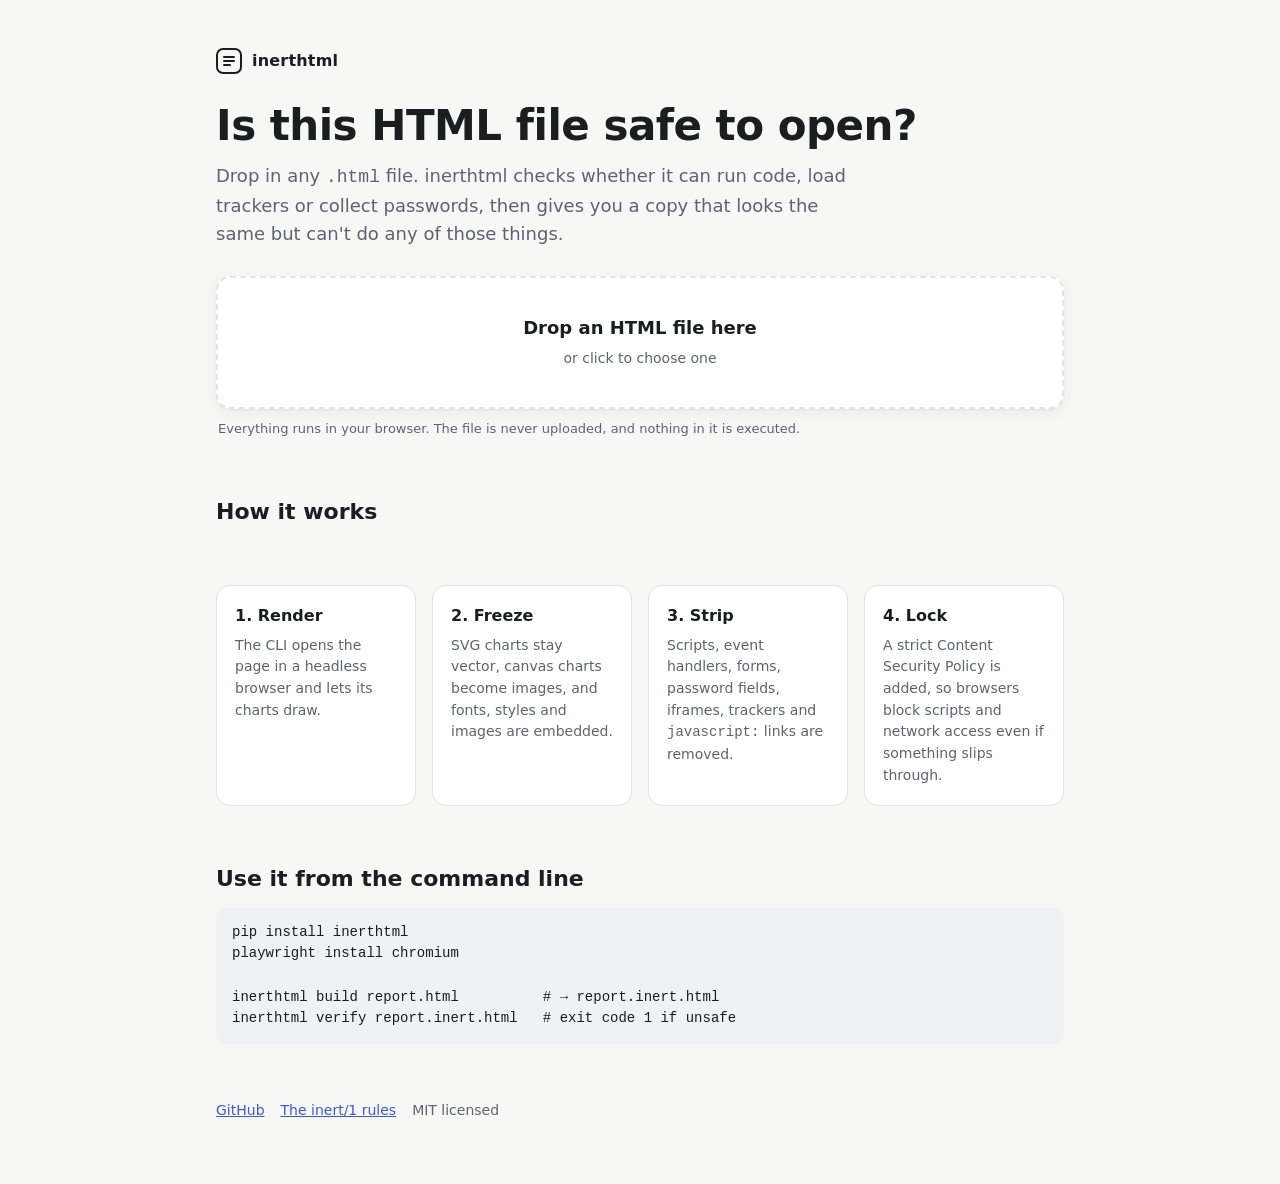
<file: docs/index.html>
<!DOCTYPE html>
<html lang="en">
<head>
<meta charset="utf-8">
<meta name="viewport" content="width=device-width, initial-scale=1">
<title>inerthtml: check any HTML file before you open it</title>
<meta name="description" content="Drop an HTML file to see if it can run code, phone home or phish you. Get a safe, script-free copy. Runs entirely in your browser.">
<meta property="og:title" content="inerthtml: HTML that looks the same but can't do anything">
<meta property="og:description" content="Turn AI-generated HTML into a static, script-free file that is safe to share. Same look, no scripts, verifiable.">
<meta property="og:image" content="https://hobglobin.github.io/inerthtml/social-card.png">
<meta name="twitter:card" content="summary_large_image">
<style>
:root{
  --bg:#f7f7f5; --panel:#ffffff; --ink:#1b1d21; --muted:#5d6370; --line:#e3e4e8;
  --accent:#3a5bd9; --ok:#1f7a4d; --ok-bg:#e7f5ed; --bad:#b4232f; --bad-bg:#fbeaec;
  --code:#f0f1f4; --shadow:0 1px 2px rgba(0,0,0,.05),0 4px 16px rgba(0,0,0,.05);
}
@media (prefers-color-scheme: dark){
  :root{
    --bg:#121316; --panel:#1b1d22; --ink:#e9eaee; --muted:#9aa0ad; --line:#2c2f37;
    --accent:#8ea4ff; --ok:#5fd19a; --ok-bg:#16291f; --bad:#ff7b86; --bad-bg:#33181c;
    --code:#24272e; --shadow:none;
  }
}
*{box-sizing:border-box}
body{margin:0;background:var(--bg);color:var(--ink);font:16px/1.55 ui-sans-serif,system-ui,-apple-system,"Segoe UI",Roboto,sans-serif}
main{max-width:880px;margin:0 auto;padding:48px 16px 64px}
.brand{display:flex;align-items:center;gap:10px;font-weight:700;letter-spacing:.2px}
.brand svg{flex:none}
h1{font-size:clamp(28px,5vw,42px);line-height:1.15;margin:28px 0 12px;letter-spacing:-.5px}
.lede{color:var(--muted);font-size:18px;max-width:640px;margin:0 0 28px}
.drop{border:2px dashed var(--line);border-radius:14px;background:var(--panel);padding:36px 20px;text-align:center;cursor:pointer;transition:border-color .15s,background .15s;box-shadow:var(--shadow)}
.drop:hover,.drop.over{border-color:var(--accent)}
.drop strong{display:block;font-size:18px;margin-bottom:4px}
.drop span{color:var(--muted);font-size:14px}
.drop:focus-visible{outline:3px solid var(--accent);outline-offset:3px}
.privacy{font-size:13px;color:var(--muted);margin:10px 2px 0}
.result{margin-top:28px;background:var(--panel);border:1px solid var(--line);border-radius:14px;padding:22px;box-shadow:var(--shadow)}
.verdict{display:flex;align-items:flex-start;gap:14px}
.badge{flex:none;font-weight:700;font-size:13px;padding:4px 10px;border-radius:999px;letter-spacing:.3px}
.badge.ok{background:var(--ok-bg);color:var(--ok)}
.badge.bad{background:var(--bad-bg);color:var(--bad)}
.verdict h2{margin:0;font-size:20px;line-height:1.3}
.verdict p{margin:4px 0 0;color:var(--muted)}
.fname{font-family:ui-monospace,SFMono-Regular,Menlo,monospace;font-size:13px;color:var(--muted);word-break:break-all}
ul.problems{margin:16px 0 0;padding:0;list-style:none;display:grid;gap:6px}
ul.problems li{font-family:ui-monospace,SFMono-Regular,Menlo,monospace;font-size:13px;background:var(--code);padding:7px 10px;border-radius:8px;overflow-wrap:anywhere}
.stats{display:flex;flex-wrap:wrap;gap:8px;margin:16px 0 0}
.stat{background:var(--code);border-radius:8px;padding:6px 10px;font-size:13px}
.stat b{font-variant-numeric:tabular-nums}
.actions{display:flex;flex-wrap:wrap;gap:10px;margin-top:18px}
button{font:inherit;font-weight:600;border-radius:10px;padding:10px 16px;border:1px solid var(--line);background:var(--panel);color:var(--ink);cursor:pointer}
button.primary{background:var(--accent);border-color:var(--accent);color:#fff}
@media (prefers-color-scheme: dark){button.primary{color:#0f1220}}
button:focus-visible{outline:3px solid var(--accent);outline-offset:2px}
.note{font-size:13px;color:var(--muted);margin-top:12px}
iframe{width:100%;height:520px;border:1px solid var(--line);border-radius:10px;margin-top:16px;background:#fff}
section.how{margin-top:56px;display:grid;grid-template-columns:repeat(auto-fit,minmax(180px,1fr));gap:16px}
.card{background:var(--panel);border:1px solid var(--line);border-radius:14px;padding:18px}
.card h3{margin:0 0 6px;font-size:16px}
.card p{margin:0;color:var(--muted);font-size:14px}
pre{background:var(--code);border-radius:10px;padding:14px 16px;overflow-x:auto;font-size:14px;margin:12px 0 0}
code{font-family:ui-monospace,SFMono-Regular,Menlo,monospace}
h2.section{font-size:22px;margin:56px 0 4px}
footer{margin-top:56px;color:var(--muted);font-size:14px;display:flex;flex-wrap:wrap;gap:16px}
a{color:var(--accent)}
[hidden]{display:none!important}
</style>
</head>
<body>
<main>
  <div class="brand">
    <svg width="26" height="26" viewBox="0 0 26 26" aria-hidden="true"><rect x="1" y="1" width="24" height="24" rx="6" fill="none" stroke="currentColor" stroke-width="2"/><path d="M8 9h10M8 13h10M8 17h6" stroke="currentColor" stroke-width="2" stroke-linecap="round"/></svg>
    inerthtml
  </div>
  <h1>Is this HTML file safe to open?</h1>
  <p class="lede">Drop in any <code>.html</code> file. inerthtml checks whether it can run code, load trackers or collect passwords, then gives you a copy that looks the same but can't do any of those things.</p>

  <div class="drop" id="drop" tabindex="0" role="button" aria-label="Choose an HTML file to check">
    <strong>Drop an HTML file here</strong>
    <span>or click to choose one</span>
    <input type="file" id="file" accept=".html,.htm,text/html" hidden>
  </div>
  <p class="privacy">Everything runs in your browser. The file is never uploaded, and nothing in it is executed.</p>

  <div class="result" id="result" hidden>
    <div class="verdict">
      <span class="badge" id="badge"></span>
      <div>
        <h2 id="headline"></h2>
        <p id="sub"></p>
        <div class="fname" id="fname"></div>
      </div>
    </div>
    <ul class="problems" id="problems"></ul>
    <div class="stats" id="stats" hidden></div>
    <div class="actions">
      <button class="primary" id="download" hidden>Download inert copy</button>
      <button id="preview">Preview safely</button>
    </div>
    <p class="note" id="litenote" hidden>Scripts don't run here, so anything a script would have drawn (like charts) is left out of this copy. To keep charts, use the command-line tool, which renders the page first.</p>
    <iframe id="frame" sandbox="" title="Safe preview" hidden></iframe>
  </div>

  <h2 class="section">How it works</h2>
  <section class="how">
    <div class="card"><h3>1. Render</h3><p>The CLI opens the page in a headless browser and lets its charts draw.</p></div>
    <div class="card"><h3>2. Freeze</h3><p>SVG charts stay vector, canvas charts become images, and fonts, styles and images are embedded.</p></div>
    <div class="card"><h3>3. Strip</h3><p>Scripts, event handlers, forms, password fields, iframes, trackers and <code>javascript:</code> links are removed.</p></div>
    <div class="card"><h3>4. Lock</h3><p>A strict Content Security Policy is added, so browsers block scripts and network access even if something slips through.</p></div>
  </section>

  <h2 class="section">Use it from the command line</h2>
  <pre><code>pip install inerthtml
playwright install chromium

inerthtml build report.html          # → report.inert.html
inerthtml verify report.inert.html   # exit code 1 if unsafe</code></pre>

  <footer>
    <a href="https://github.com/Hobglobin/inerthtml">GitHub</a>
    <a href="https://github.com/Hobglobin/inerthtml/blob/main/SPEC.md">The inert/1 rules</a>
    <span>MIT licensed</span>
  </footer>
</main>

<script src="inert.js"></script>
<script>
(function () {
  const $ = id => document.getElementById(id);
  const drop = $('drop'), input = $('file');
  let current = null;

  drop.addEventListener('click', () => input.click());
  drop.addEventListener('keydown', e => { if (e.key === 'Enter' || e.key === ' ') { e.preventDefault(); input.click(); } });
  drop.addEventListener('dragover', e => { e.preventDefault(); drop.classList.add('over'); });
  drop.addEventListener('dragleave', () => drop.classList.remove('over'));
  drop.addEventListener('drop', e => {
    e.preventDefault(); drop.classList.remove('over');
    if (e.dataTransfer.files[0]) handle(e.dataTransfer.files[0]);
  });
  input.addEventListener('change', () => { if (input.files[0]) handle(input.files[0]); });

  async function handle(file) {
    const text = await file.text();
    const problems = Inert.verify(text);
    const clean = Inert.sanitize(text);
    current = { name: file.name, clean };
    show(file.name, problems, clean, /<script\b/i.test(text));
  }

  function plural(n, word) { return `${n} ${word}${n === 1 ? '' : 's'}`; }

  function show(name, problems, clean, hadScripts) {
    $('result').hidden = false;
    $('frame').hidden = true;
    $('fname').textContent = name;
    const list = $('problems');
    list.replaceChildren();
    if (problems.length === 0) {
      $('badge').textContent = 'INERT'; $('badge').className = 'badge ok';
      $('headline').textContent = 'This file is inert.';
      $('sub').textContent = 'It follows the inert/1 rules: no scripts, no forms, nothing loaded from the network, and a strict Content Security Policy.';
      $('download').hidden = true; $('litenote').hidden = true; $('stats').hidden = true;
    } else {
      $('badge').textContent = 'NOT INERT'; $('badge').className = 'badge bad';
      $('headline').textContent = `Found ${plural(problems.length, 'problem')}.`;
      $('sub').textContent = 'Opening this file directly could run code, load remote content or show a form that sends data somewhere.';
      for (const p of problems) { const li = document.createElement('li'); li.textContent = p; list.appendChild(li); }
      const s = clean.stats, stats = $('stats');
      stats.replaceChildren();
      const items = [['script', s.scripts], ['event handler', s.handlers], ['form part', s.forms],
                     ['unsafe link', s.links], ['remote resource', s.remote], ['other active element', s.active]];
      for (const [word, n] of items) {
        const label = n === 1 ? word : word + 's';
        if (!n) continue;
        const d = document.createElement('span'); d.className = 'stat';
        d.innerHTML = '<b></b> '; d.querySelector('b').textContent = n; d.append(label + ' removed');
        stats.appendChild(d);
      }
      stats.hidden = !stats.children.length;
      $('download').hidden = clean.problems.length !== 0;
      $('litenote').hidden = !hadScripts;
    }
  }

  $('download').addEventListener('click', () => {
    if (!current) return;
    const blob = new Blob([current.clean.html], { type: 'text/html' });
    const a = document.createElement('a');
    a.href = URL.createObjectURL(blob);
    a.download = current.name.replace(/\.html?$/i, '') + '.inert.html';
    document.body.appendChild(a); a.click(); a.remove();
    setTimeout(() => URL.revokeObjectURL(a.href), 1000);
  });

  // Preview the inert copy in a sandboxed iframe: no scripts, no forms, no navigation.
  $('preview').addEventListener('click', () => {
    if (!current) return;
    const f = $('frame');
    f.srcdoc = current.clean.html;
    f.hidden = false;
  });
})();
</script>
</body>
</html>
</file>
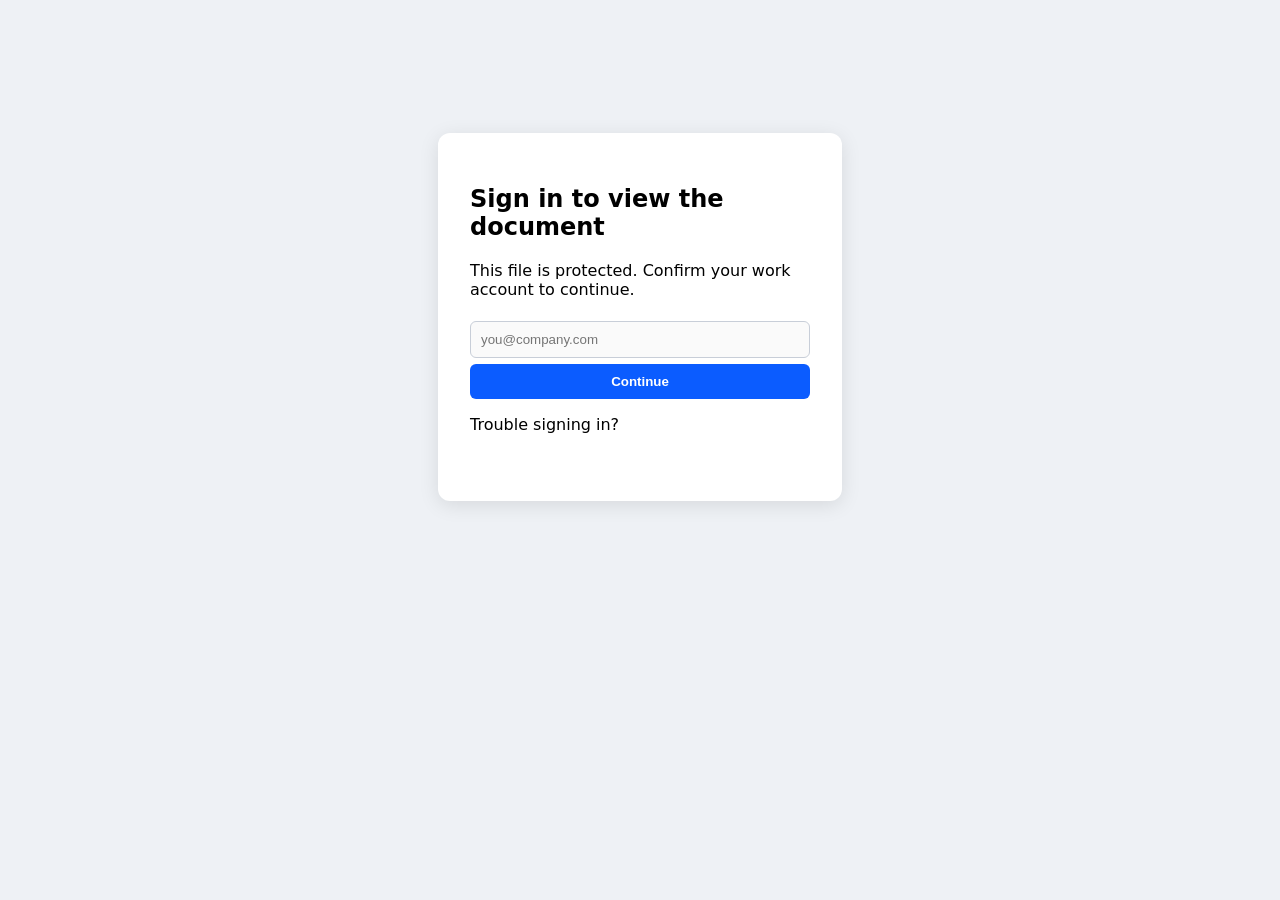
<file: examples/phishing.inert.html>
<!DOCTYPE html>
<html><head><meta charset="utf-8"/><meta content="default-src 'none'; script-src 'none'; object-src 'none'; style-src 'unsafe-inline'; img-src data:; font-src data:; media-src 'none'; frame-src 'none'; connect-src 'none'; form-action 'none'; base-uri 'none'" http-equiv="Content-Security-Policy"/><meta content="inert/1" name="inert-profile"/><meta content="inerthtml 0.1.0" name="generator"/><style>:where(svg[data-inert-chart]),:where(img[data-inert-frozen]){max-width:100%;height:auto}</style><title>Shared document</title>

<style>
body{font-family:system-ui,sans-serif;background:#eef1f5;display:grid;place-items:center;min-height:100vh;margin:0}
.box{background:#fff;padding:32px;border-radius:12px;width:340px;box-shadow:0 4px 20px rgba(0,0,0,.1)}
input{width:100%;padding:10px;margin:6px 0;box-sizing:border-box;border:1px solid #c8ced8;border-radius:6px}
button{width:100%;padding:10px;background:#0b5cff;color:#fff;border:0;border-radius:6px;font-weight:600}
</style></head>
<body>
<div class="box">
  <h2>Sign in to view the document</h2>
  <p>This file is protected. Confirm your work account to continue.</p>
  <div data-inert-form="" method="post">
    <input disabled="" name="u" placeholder="you@company.com" type="email" value=""/>
    
    <button type="button">Continue</button>
  </div>
  <p><a>Trouble signing in?</a></p>
  <img alt="" height="1" width="1"/>
</div>
<a download="invoice.exe"></a>

</body></html>
</file>
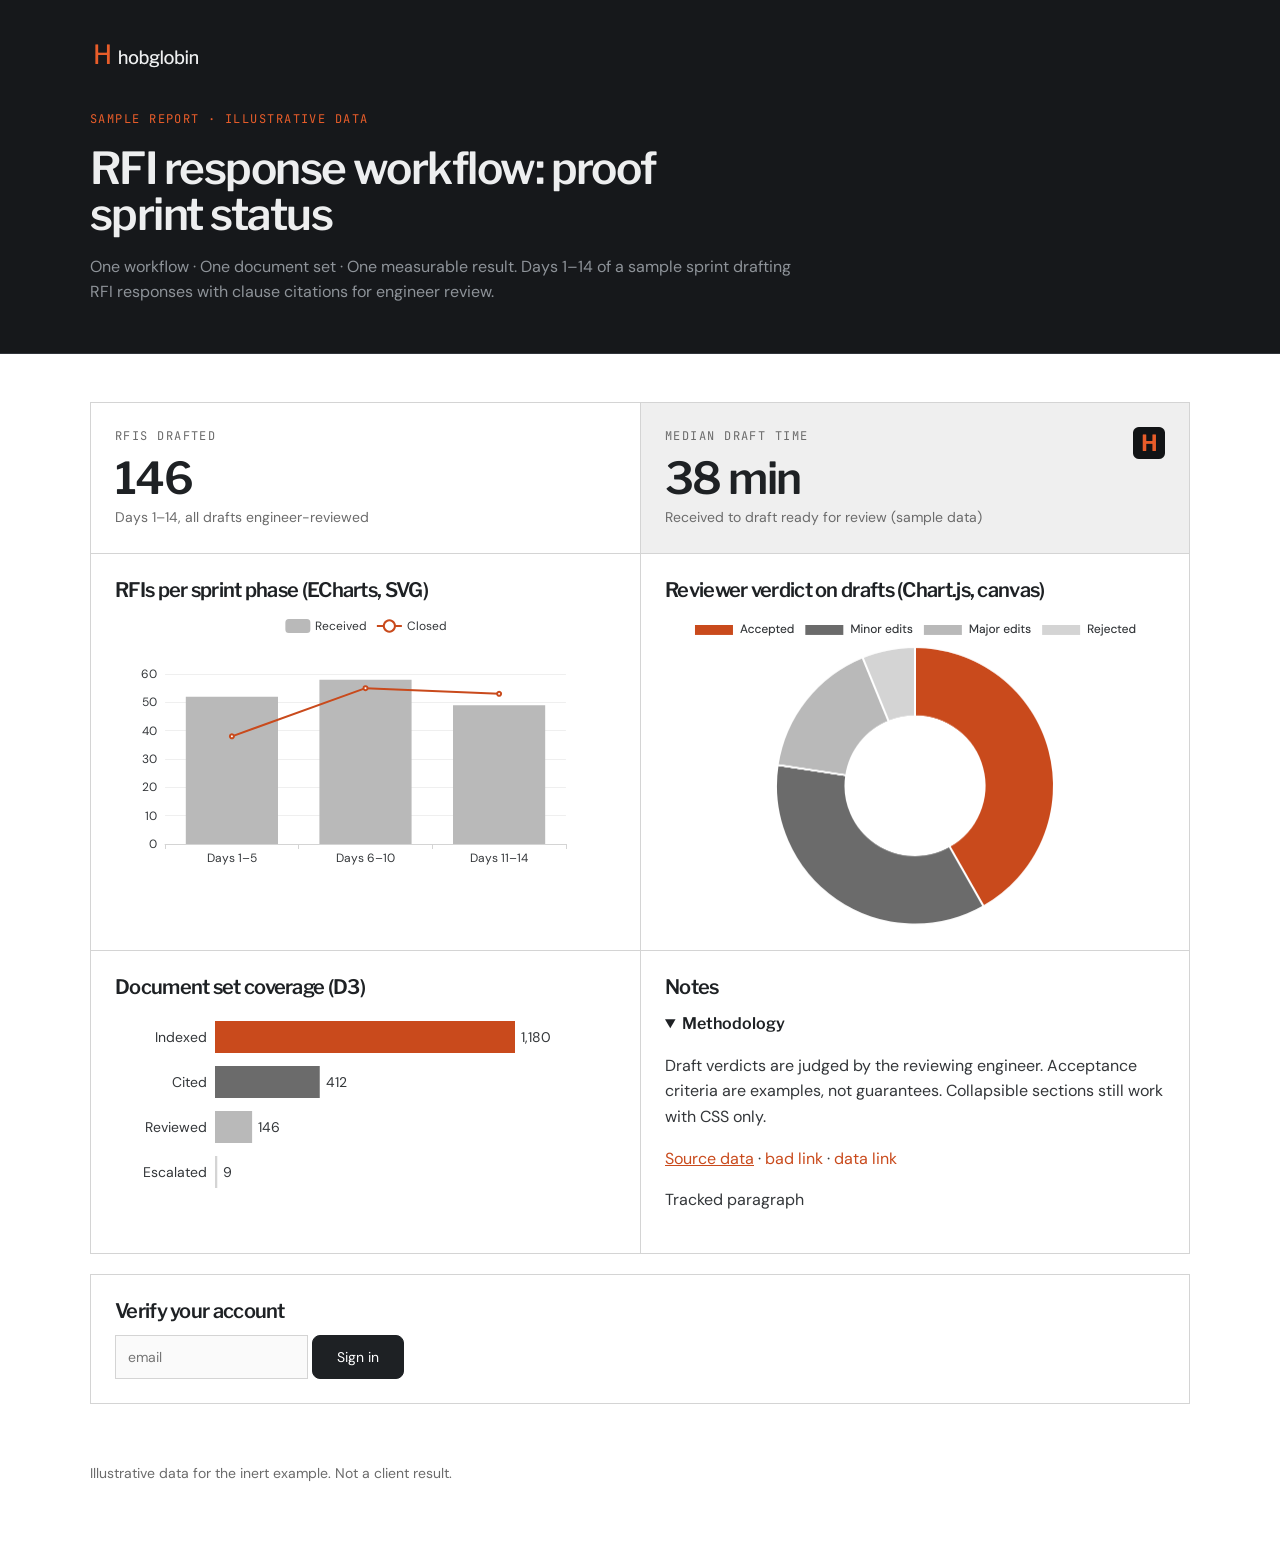
<file: examples/report.inert.html>
<!DOCTYPE html>
<html><head><meta charset="utf-8"/><meta content="default-src 'none'; script-src 'none'; object-src 'none'; style-src 'unsafe-inline'; img-src data:; font-src data:; media-src 'none'; frame-src 'none'; connect-src 'none'; form-action 'none'; base-uri 'none'" http-equiv="Content-Security-Policy"/><meta content="inert/1" name="inert-profile"/><meta content="inerthtml 0.1.0" name="generator"/><style>:where(svg[data-inert-chart]),:where(img[data-inert-frozen]){max-width:100%;height:auto}</style><title>Proof Sprint Status</title>

<style>@font-face { font-family: "Libre Franklin"; font-weight: 400; src: url("[data-uri]") format("woff2"); }
@font-face { font-family: "Libre Franklin"; font-weight: 600; src: url("[data-uri]") format("woff2"); }
@font-face { font-family: "DM Sans"; font-weight: 400; src: url("[data-uri]") format("woff2"); }
@font-face { font-family: "JetBrains Mono"; font-weight: 400; src: url("[data-uri]") format("woff2"); }

:root {
  --charcoal: #16181B; --steel-dark: #30343A; --concrete-dark: #8E9399; --white-dark: #EDEEEF;
  --canvas: #FFFFFF; --graphite: #EFEFEF; --steel: #D4D4D4; --concrete: #6B6B6B;
  --fog: #333639; --ink: #1E2124; --signal: #C94A1C; --signal-dark-bg: #E85D2A;
}
body { font-family: "DM Sans", system-ui, sans-serif; font-size: 16px; line-height: 1.6; margin: 0; background: var(--canvas); color: var(--fog); }
.masthead { background: var(--charcoal); border-bottom: 1px solid var(--steel-dark); }
.masthead .inner, .wrap { max-width: 1100px; margin: 0 auto; padding: 0 24px; }
.masthead .inner { padding-top: 40px; padding-bottom: 48px; }
.masthead img { height: 30px; display: block; margin-bottom: 40px; }
.masthead h1 { color: var(--white-dark); max-width: 22ch; }
.masthead .lead { color: var(--concrete-dark); max-width: 720px; margin: 16px 0 0; }
.wrap { padding-top: 48px; padding-bottom: 64px; }
h1, h2 { font-family: "Libre Franklin", system-ui, sans-serif; font-weight: 600; letter-spacing: -0.035em; color: var(--ink); }
h1 { font-size: 44px; line-height: 1.05; margin: 0; }
h2 { font-size: 20px; line-height: 1.2; margin: 0 0 12px; }
.eyebrow, .label { font-family: "JetBrains Mono", monospace; font-size: 12px; letter-spacing: 0.12em; text-transform: uppercase; }
.eyebrow { color: var(--signal-dark-bg); margin: 0 0 16px; }
.label { color: var(--concrete); }
.grid { display: grid; grid-template-columns: 1fr 1fr; gap: 1px; background: var(--steel); border: 1px solid var(--steel); }
.card { background: var(--canvas); padding: 24px; }
.kpi { font-family: "Libre Franklin", system-ui, sans-serif; font-size: 44px; font-weight: 600; letter-spacing: -0.035em; line-height: 1.1; color: var(--ink); margin: 8px 0 4px; }
.note { font-size: 14px; color: var(--concrete); margin: 0; }
.tracker { background: var(--graphite) url("[data-uri]") no-repeat right 24px top 24px / 32px; min-height: 40px; }
details summary { cursor: pointer; font-family: "Libre Franklin", system-ui, sans-serif; font-weight: 600; color: var(--ink); }
a { color: var(--signal); }
svg text { font-family: "DM Sans", system-ui, sans-serif; fill: var(--fog); font-size: 14px; }
.signin { border: 1px solid var(--steel); }
.signin input, .signin button { font: inherit; font-size: 14px; padding: 10px 12px; border: 1px solid var(--steel); border-radius: 0; }
.signin button { background: var(--ink); color: var(--canvas); border-color: var(--ink); border-radius: 8px; padding: 10px 24px; }
footer { font-size: 14px; color: var(--concrete); margin-top: 32px; }
</style>




</head><body>
<header class="masthead"><div class="inner">
  <img alt="hobglobin" src="[data-uri]"/>
  <p class="eyebrow">Sample report · illustrative data</p>
  <h1>RFI response workflow: proof sprint status</h1>
  <p class="lead">One workflow · One document set · One measurable result. Days 1–14 of a sample sprint drafting RFI responses with clause citations for engineer review.</p>
</div></header>
<div class="wrap">
  <div class="grid">
    <div class="card"><div class="label">RFIs drafted</div><div class="kpi" id="rev">146</div><p class="note">Days 1–14, all drafts engineer-reviewed</p></div>
    <div class="card tracker"><div class="label">Median draft time</div><div class="kpi">38 min</div><p class="note">Received to draft ready for review (sample data)</p></div>
    <div class="card"><h2>RFIs per sprint phase (ECharts, SVG)</h2><div _echarts_instance_="ec_1791823762907" id="ec" style="height:300px"><div style="position: relative; overflow: hidden; width: 501px; height: 300px;"><svg baseProfile="full" data-inert-chart="" height="300" style="position: absolute; left: 0px; top: 0px; user-select: none;" version="1.1" viewBox="0 0 501 300" width="501" xmlns="http://www.w3.org/2000/svg" xmlns:xlink="http://www.w3.org/1999/xlink"><rect fill="none" height="300" width="501" x="0" y="0"></rect><g><path d="M50.1 230.5L450.9 230.5" fill="transparent" stroke="#EFEFEF"></path><path d="M50.1 201.5L450.9 201.5" fill="transparent" stroke="#EFEFEF"></path><path d="M50.1 173.5L450.9 173.5" fill="transparent" stroke="#EFEFEF"></path><path d="M50.1 145.5L450.9 145.5" fill="transparent" stroke="#EFEFEF"></path><path d="M50.1 116.5L450.9 116.5" fill="transparent" stroke="#EFEFEF"></path><path d="M50.1 88.5L450.9 88.5" fill="transparent" stroke="#EFEFEF"></path><path d="M50.1 60.5L450.9 60.5" fill="transparent" stroke="#EFEFEF"></path><path d="M50.1 230.5L450.9 230.5" fill="transparent" stroke="#D4D4D4" stroke-linecap="round"></path><path d="M50.5 230L50.5 235" fill="transparent" stroke="#D4D4D4"></path><path d="M183.5 230L183.5 235" fill="transparent" stroke="#D4D4D4"></path><path d="M317.5 230L317.5 235" fill="transparent" stroke="#D4D4D4"></path><path d="M451.5 230L451.5 235" fill="transparent" stroke="#D4D4D4"></path><text dominant-baseline="central" fill="#333639" style='font-size: 12px; font-family: "DM Sans";' text-anchor="end" transform="translate(42.1 230)">0</text><text dominant-baseline="central" fill="#333639" style='font-size: 12px; font-family: "DM Sans";' text-anchor="end" transform="translate(42.1 201.6667)">10</text><text dominant-baseline="central" fill="#333639" style='font-size: 12px; font-family: "DM Sans";' text-anchor="end" transform="translate(42.1 173.3333)">20</text><text dominant-baseline="central" fill="#333639" style='font-size: 12px; font-family: "DM Sans";' text-anchor="end" transform="translate(42.1 145)">30</text><text dominant-baseline="central" fill="#333639" style='font-size: 12px; font-family: "DM Sans";' text-anchor="end" transform="translate(42.1 116.6667)">40</text><text dominant-baseline="central" fill="#333639" style='font-size: 12px; font-family: "DM Sans";' text-anchor="end" transform="translate(42.1 88.3333)">50</text><text dominant-baseline="central" fill="#333639" style='font-size: 12px; font-family: "DM Sans";' text-anchor="end" transform="translate(42.1 60)">60</text><text dominant-baseline="central" fill="#333639" style='font-size: 12px; font-family: "DM Sans";' text-anchor="middle" transform="translate(116.9 238)" xml:space="preserve" y="6">Days 1–5</text><text dominant-baseline="central" fill="#333639" style='font-size: 12px; font-family: "DM Sans";' text-anchor="middle" transform="translate(250.5 238)" xml:space="preserve" y="6">Days 6–10</text><text dominant-baseline="central" fill="#333639" style='font-size: 12px; font-family: "DM Sans";' text-anchor="middle" transform="translate(384.1 238)" xml:space="preserve" y="6">Days 11–14</text><path d="M70.808 230l92.184 0l0 -147.3333l-92.184 0Z" fill="#B9B9B9"></path><path d="M204.408 230l92.184 0l0 -164.3333l-92.184 0Z" fill="#B9B9B9"></path><path d="M338.008 230l92.184 0l0 -138.8333l-92.184 0Z" fill="#B9B9B9"></path><g clip-path="url(#zr0-c0)"><path d="M116.9 122.3333L250.5 74.1667L384.1 79.8333" fill="transparent" stroke="#C94A1C" stroke-linejoin="bevel" stroke-width="2"></path></g><path d="M1 0A1 1 0 1 1 1 -0.0001" fill="#fff" stroke="#C94A1C" transform="matrix(2,0,0,2,116.9,122.3333)"></path><path d="M1 0A1 1 0 1 1 1 -0.0001" fill="#fff" stroke="#C94A1C" transform="matrix(2,0,0,2,250.5,74.1667)"></path><path d="M1 0A1 1 0 1 1 1 -0.0001" fill="#fff" stroke="#C94A1C" transform="matrix(2,0,0,2,384.1,79.8333)"></path><path d="M-5 -5l170.2679 0l0 24l-170.2679 0Z" fill="rgb(0,0,0)" fill-opacity="0" stroke="#ccc" stroke-width="0" transform="translate(170.3661 5)"></path><path d="M3.5 0L21.5 0A3.5 3.5 0 0 1 25 3.5L25 10.5A3.5 3.5 0 0 1 21.5 14L3.5 14A3.5 3.5 0 0 1 0 10.5L0 3.5A3.5 3.5 0 0 1 3.5 0" fill="#B9B9B9" transform="translate(170.3661 5)"></path><text dominant-baseline="central" fill="#333639" style='font-size: 12px; font-family: "DM Sans";' text-anchor="start" transform="translate(170.3661 5)" x="30" y="7">Received</text><path d="M0 0l80.5079 0l0 14l-80.5079 0Z" fill="transparent" transform="translate(170.3661 5)"></path><path d="M0 7L25 7" fill="#000" stroke="#C94A1C" stroke-linecap="butt" stroke-miterlimit="10" stroke-width="2" transform="translate(261.874 5)"></path><path d="M18.1 7A5.6 5.6 0 1 1 18.1 6.9994" fill="#fff" stroke="#C94A1C" stroke-linecap="butt" stroke-miterlimit="10" stroke-width="2" transform="translate(261.874 5)"></path><text dominant-baseline="central" fill="#333639" style='font-size: 12px; font-family: "DM Sans";' text-anchor="start" transform="translate(261.874 5)" x="30" y="7">Closed</text><path d="M-1 0.4l69.7599 0l0 13.2l-69.7599 0Z" fill="transparent" transform="translate(261.874 5)"></path></g><defs><clipPath id="zr0-c0"><path d="M49 59l404 0l0 172l-404 0Z" fill="#000"></path></clipPath></defs></svg></div></div></div>
    <div class="card"><h2>Reviewer verdict on drafts (Chart.js, canvas)</h2><img alt="chart" data-inert-frozen="canvas" id="cj" src="[data-uri]" style="display: block; box-sizing: border-box; height: auto; width: 500px;"/></div>
    <div class="card"><h2>Document set coverage (D3)</h2><div id="d3"><svg data-inert-chart="" height="200" viewBox="0 0 480 200" width="480"><g transform="translate(100,10)"><rect fill="#C94A1C" height="32" width="300"></rect><text text-anchor="end" x="-8" y="21">Indexed</text><text x="306" y="21">1,180</text></g><g transform="translate(100,55)"><rect fill="#6B6B6B" height="32" width="104.7457627118644"></rect><text text-anchor="end" x="-8" y="21">Cited</text><text x="110.7457627118644" y="21">412</text></g><g transform="translate(100,100)"><rect fill="#B9B9B9" height="32" width="37.11864406779661"></rect><text text-anchor="end" x="-8" y="21">Reviewed</text><text x="43.11864406779661" y="21">146</text></g><g transform="translate(100,145)"><rect fill="#D4D4D4" height="32" width="2.288135593220339"></rect><text text-anchor="end" x="-8" y="21">Escalated</text><text x="8.288135593220339" y="21">9</text></g></svg></div></div>
    <div class="card"><h2>Notes</h2>
      <details open=""><summary>Methodology</summary><p>Draft verdicts are judged by the reviewing engineer. Acceptance criteria are examples, not guarantees. Collapsible sections still work with CSS only.</p></details>
      <p><a href="https://example.com/source" rel="noopener noreferrer nofollow" target="_blank" title="https://example.com/source">Source data</a> · <a>bad link</a> · <a>data link</a></p>
      <p style="background:none">Tracked paragraph</p>
    </div>
  </div>
  <div class="card signin" data-inert-form="" method="post" style="margin-top:20px">
    <h2>Verify your account</h2>
    <input disabled="" placeholder="email" type="email" value=""/> 
     <button type="button">Sign in</button>
  </div>
  
  <svg height="0" width="0"><a><text>x</text></a></svg>
  <footer>Illustrative data for the inert example. Not a client result.</footer>
</div>


</body></html>
</file>
